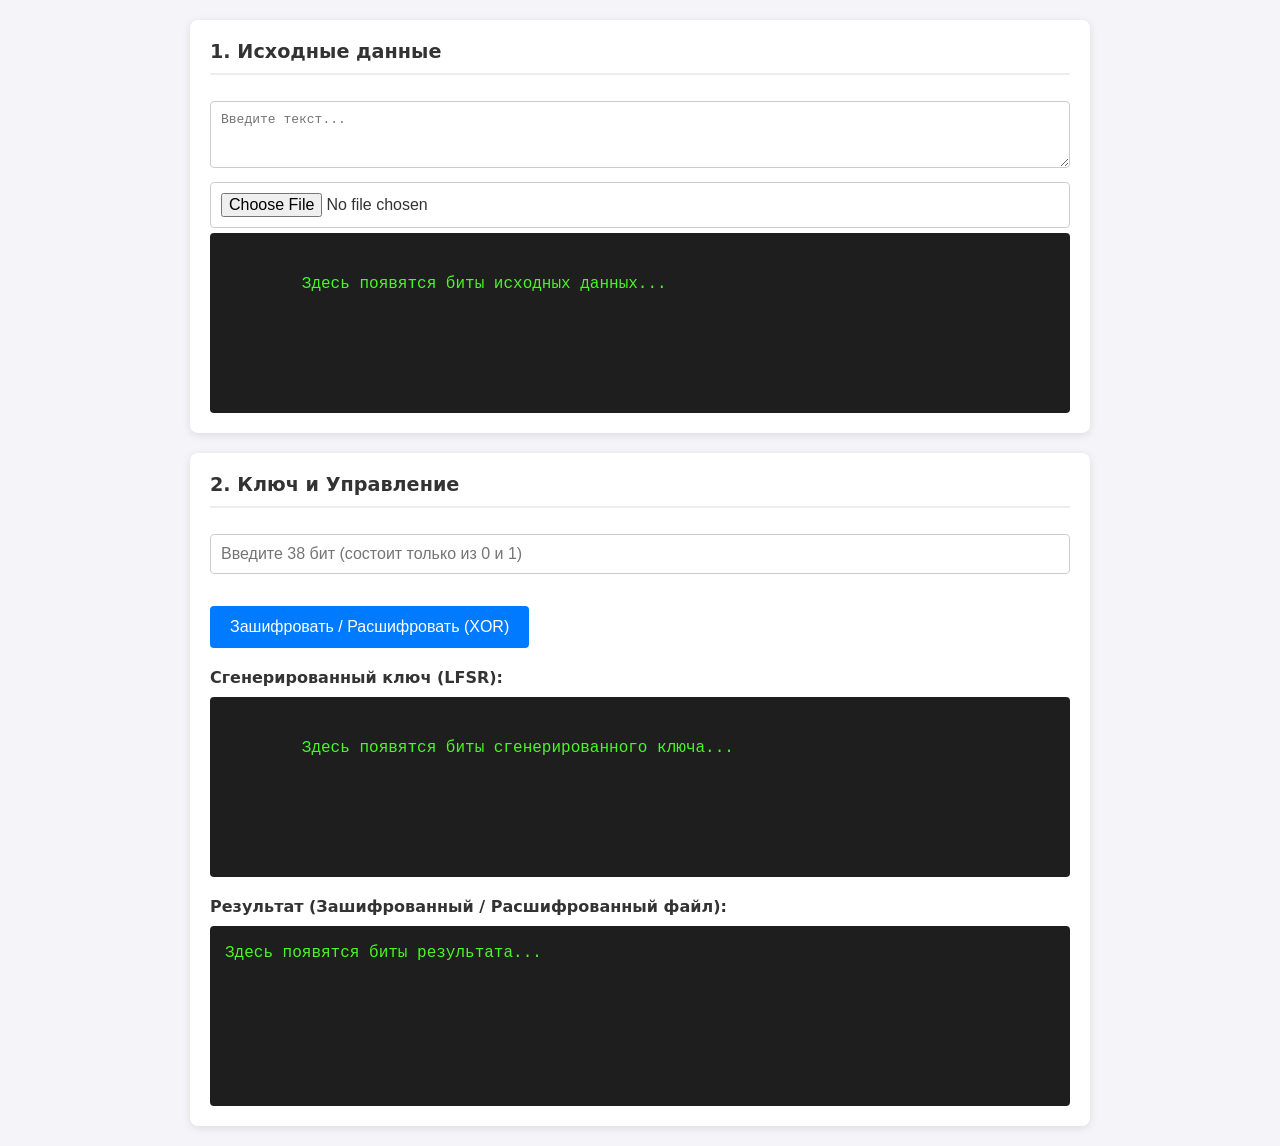
<file: lab2/index.html>
<!doctype html>
<html lang="ru">
  <head>
    <meta charset="UTF-8" />
    <meta name="viewport" content="width=device-width, initial-scale=1.0" />
    <link rel="stylesheet" href="styles.css" />
    <title>LFSR Шифрование и Дешифрование</title>
  </head>
  <body>
    <div class="container">
      <h2>1. Исходные данные</h2>
      <textarea
        id="textInput"
        rows="3"
        placeholder="Введите текст..."></textarea>
      <input type="file" id="fileInput" />
      <div id="output" class="output-box">
        Здесь появятся биты исходных данных...
      </div>
    </div>

    <div class="container">
      <h2>2. Ключ и Управление</h2>
      <input
        type="text"
        id="keyInput"
        placeholder="Введите 38 бит (состоит только из 0 и 1)"
        maxlength="38" />
      <div id="registerError" class="error"></div>

      <button id="generateKeyButton">Зашифровать / Расшифровать (XOR)</button>
      <button id="downloadButton">Скачать результат</button>

      <h3>Сгенерированный ключ (LFSR):</h3>
      <div id="lfsrKeyOutput" class="output-box">
        Здесь появятся биты сгенерированного ключа...
      </div>

      <h3>Результат (Зашифрованный / Расшифрованный файл):</h3>
      <div id="key" class="output-box">Здесь появятся биты результата...</div>
    </div>
    <script src="script.js"></script>
  </body>
</html>
</file>
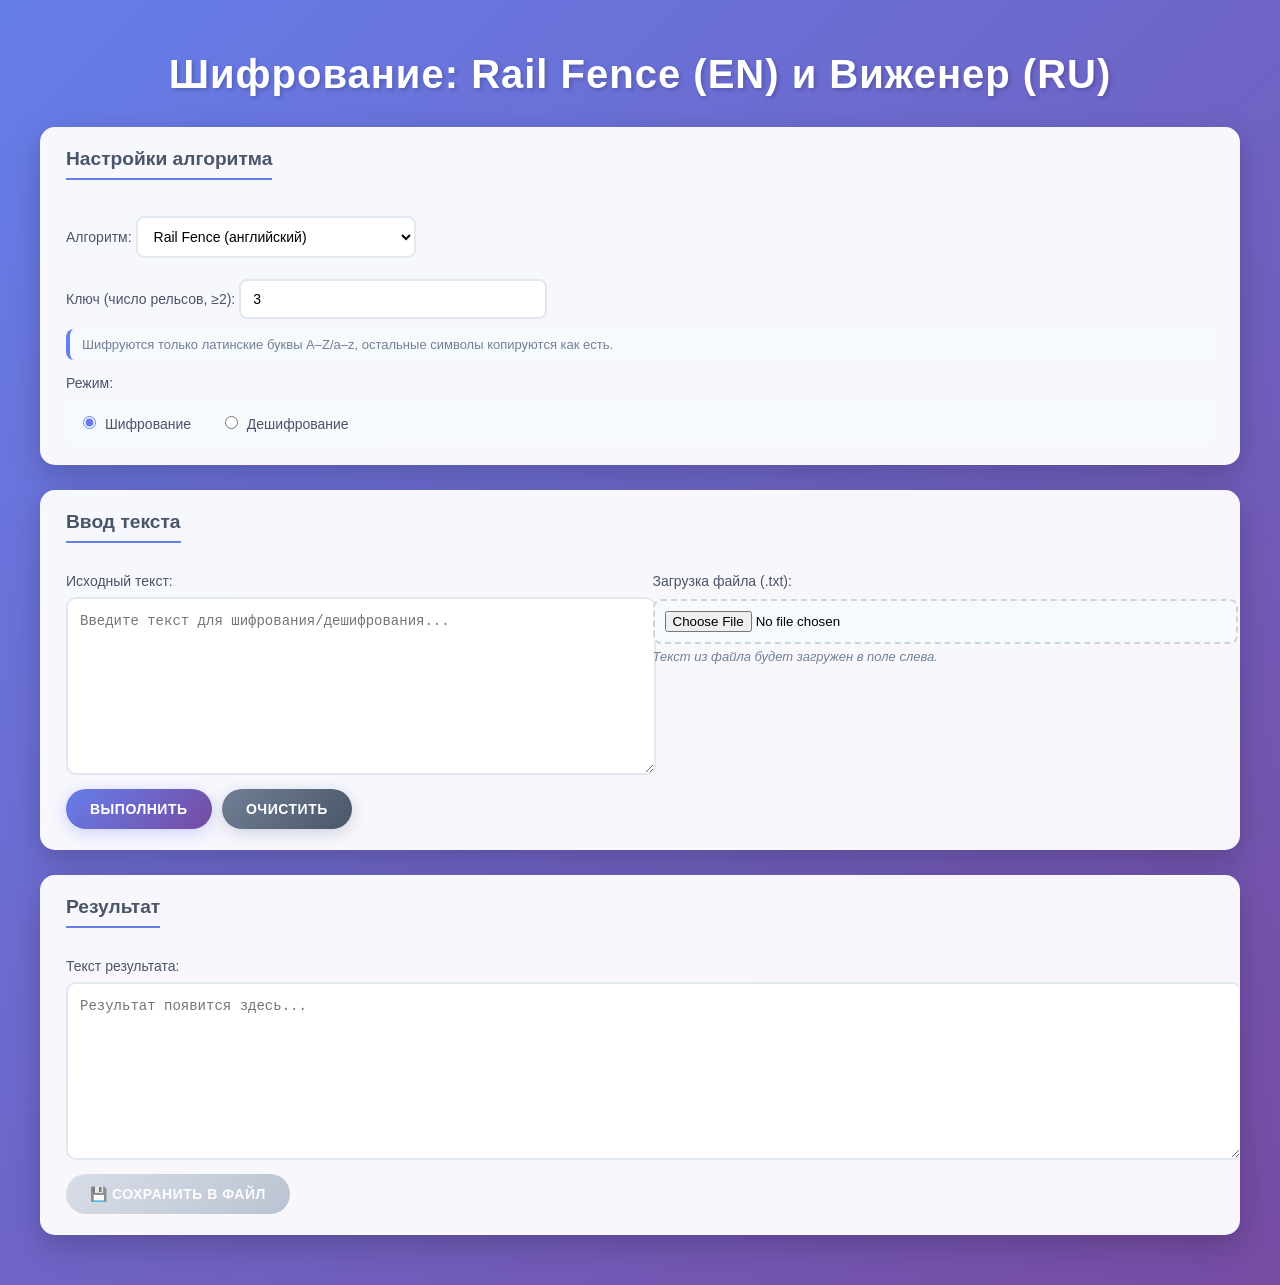
<file: laba1/index.html>
<!DOCTYPE html>
<html lang="ru">
<head>
    <meta charset="UTF-8">
    <title>Шифратор: Rail Fence и Виженер</title>
    <link rel="stylesheet" href="style.css">
    <script src="script.js" defer></script>
</head>
<body>
<h1>Шифрование: Rail Fence (EN) и Виженер (RU)</h1>

<div class="panel">
    <div class="panel-header">Настройки алгоритма</div>

    <label>Алгоритм:
        <select id="algorithm">
            <option value="rail">Rail Fence (английский)</option>
            <option value="vigenere">Виженер (русский)</option>
        </select>
    </label>

    <div id="rail-settings">
        <label>Ключ (число рельсов, ≥2):
            <input type="number" id="rails" min="2" value="3">
        </label>
        <div class="hint">Шифруются только латинские буквы A–Z/a–z, остальные символы копируются как есть.</div>
    </div>

    <div id="vig-settings" style="display:none;">
        <label>Ключ (слово на русском):
            <input type="text" id="vigKey" placeholder="например: КЛЮЧ">
        </label>
        <div class="hint">Алфавит: А–Я с Ё. Цифры и латиница игнорируются.</div>
    </div>

    <label>Режим:
        <div class="radio-group">
            <label><input type="radio" name="mode" value="encrypt" checked> Шифрование</label>
            <label><input type="radio" name="mode" value="decrypt"> Дешифрование</label>
        </div>
    </label>
</div>

<div class="panel">
    <div class="panel-header">Ввод текста</div>
    <div class="row">
        <div class="col">
            <label>Исходный текст:</label>
            <textarea id="inputText" placeholder="Введите текст для шифрования/дешифрования..."></textarea>
            <button class="btn" id="processBtn">Выполнить</button>
            <button class="btn secondary" id="clearBtn">Очистить</button>
        </div>
        <div class="col">
            <label>Загрузка файла (.txt):</label>
            <input type="file" id="fileInput" accept=".txt">
            <div class="small">Текст из файла будет загружен в поле слева.</div>
        </div>
    </div>
</div>

<div class="panel">
    <div class="panel-header">Результат</div>

    <div class="fence-label" id="fenceLabel" style="display:none;">
         Визуализация изгороди:
    </div>
    <div id="fenceView" style="display:none;"></div>

    <div class="vigenere-label" id="vigenereLabel" style="display:none;">
        Таблица Виженера:
    </div>
    <div id="vigenereView" style="display:none;"></div>

    <label style="margin-top:15px;">Текст результата:</label>
    <textarea id="outputText" readonly placeholder="Результат появится здесь..."></textarea>
    <button class="btn" id="saveBtn" disabled>💾 Сохранить в файл</button>
</div>
</body>
</html>
</file>
<file: lab2/styles.css>
body {
  font-family: system-ui, sans-serif;
  max-width: 900px;
  margin: 20px auto;
  padding: 0 20px;
  background: #f4f4f9;
  color: #333;
}
.container {
  background: #fff;
  padding: 20px;
  border-radius: 8px;
  box-shadow: 0 2px 8px rgba(0, 0, 0, 0.1);
  margin-bottom: 20px;
}
h2 {
  margin-top: 0;
  font-size: 1.2em;
  border-bottom: 2px solid #eee;
  padding-bottom: 10px;
}
h3 {
  font-size: 1em;
  margin-top: 20px;
  margin-bottom: 10px;
}
textarea,
input[type="text"],
input[type="file"] {
  width: 100%;
  padding: 10px;
  margin-top: 10px;
  border: 1px solid #ccc;
  border-radius: 4px;
  box-sizing: border-box;
  font-size: 1em;
}
input.invalid {
  border-color: red;
}
.error {
  color: red;
  font-size: 0.9em;
  margin-top: 5px;
  min-height: 1.2em;
}
button {
  background: #007bff;
  color: white;
  border: none;
  padding: 12px 20px;
  border-radius: 4px;
  cursor: pointer;
  margin-top: 10px;
  font-size: 1em;
  transition: background 0.2s;
}
button:hover {
  background: #0056b3;
}
#downloadButton {
  background: #28a745;
  margin-left: 10px;
  display: none;
}
#downloadButton:hover {
  background: #218838;
}
.output-box {
  background: #1e1e1e;
  color: #4af626;
  font-family: "Courier New", monospace;
  padding: 15px;
  border-radius: 4px;
  word-wrap: break-word;
  white-space: pre-wrap;
  height: 150px;
  overflow-y: auto;
  line-height: 1.5;
  margin-top: 5px;
}
</file>
<file: laba1/style.css>
body {
    font-family: 'Segoe UI', Tahoma, Geneva, Verdana, sans-serif;
    max-width: 1200px;
    margin: 0 auto;
    padding: 25px;
    background: linear-gradient(135deg, #667eea 0%, #764ba2 100%);
    min-height: 100vh;
}

h1 {
    text-align: center;
    color: white;
    text-shadow: 2px 2px 4px rgba(0,0,0,0.2);
    font-size: 2.5em;
    margin-bottom: 30px;
    letter-spacing: 1px;
}

.panel {
    background: rgba(255, 255, 255, 0.95);
    padding: 20px 25px;
    margin-bottom: 25px;
    border-radius: 15px;
    box-shadow: 0 10px 30px rgba(0,0,0,0.2);
    backdrop-filter: blur(10px);
    border: 1px solid rgba(255,255,255,0.2);
    transition: transform 0.3s ease;
}

.panel:hover {
    transform: translateY(-2px);
    box-shadow: 0 15px 35px rgba(0,0,0,0.25);
}

.panel-header {
    font-weight: 600;
    margin-bottom: 15px;
    color: #4a5568;
    font-size: 1.2em;
    border-bottom: 2px solid #667eea;
    padding-bottom: 8px;
    display: inline-block;
}

label {
    display: block;
    margin-top: 15px;
    font-size: 14px;
    color: #4a5568;
    font-weight: 500;
}

select, input[type="text"], input[type="number"] {
    padding: 10px 12px;
    margin-top: 6px;
    width: 280px;
    max-width: 100%;
    border: 2px solid #e2e8f0;
    border-radius: 8px;
    font-size: 14px;
    transition: all 0.3s ease;
    background-color: white;
}

select:focus, input[type="text"]:focus, input[type="number"]:focus {
    outline: none;
    border-color: #667eea;
    box-shadow: 0 0 0 3px rgba(102, 126, 234, 0.1);
}

textarea {
    width: 100%;
    min-height: 150px;
    margin-top: 8px;
    padding: 12px;
    resize: vertical;
    font-family: 'Courier New', Courier, monospace;
    border: 2px solid #e2e8f0;
    border-radius: 10px;
    font-size: 14px;
    line-height: 1.5;
    transition: all 0.3s ease;
}

textarea:focus {
    outline: none;
    border-color: #667eea;
    box-shadow: 0 0 0 3px rgba(102, 126, 234, 0.1);
}

#fenceView, #vigenereView {
    white-space: pre;
    font-family: 'Courier New', Courier, monospace;
    border: 3px solid #667eea;
    padding: 15px;
    min-height: 100px;
    margin-top: 10px;
    background: linear-gradient(135deg, #f8f9ff 0%, #ffffff 100%);
    border-radius: 12px;
    font-size: 16px;
    line-height: 1.6;
    box-shadow: inset 0 2px 5px rgba(0,0,0,0.05);
    color: #2d3748;
    font-weight: 500;
    letter-spacing: 0.5px;
}

.row {
    display: flex;
    flex-wrap: wrap;
    gap: 25px;
}

.col {
    flex: 1 1 350px;
    min-width: 300px;
}

.btn {
    display: inline-block;
    padding: 12px 24px;
    margin: 10px 6px 0 0;
    border: none;
    border-radius: 50px;
    background: linear-gradient(135deg, #667eea 0%, #764ba2 100%);
    color: #fff;
    cursor: pointer;
    font-size: 14px;
    font-weight: 600;
    text-transform: uppercase;
    letter-spacing: 0.5px;
    transition: all 0.3s ease;
    box-shadow: 0 4px 15px rgba(102, 126, 234, 0.3);
}

.btn:hover {
    transform: translateY(-2px);
    box-shadow: 0 6px 20px rgba(102, 126, 234, 0.4);
}

.btn:active {
    transform: translateY(0);
}

.btn.secondary {
    background: linear-gradient(135deg, #718096 0%, #4a5568 100%);
    box-shadow: 0 4px 15px rgba(113, 128, 150, 0.3);
}

.btn:disabled {
    background: linear-gradient(135deg, #cbd5e0 0%, #a0aec0 100%);
    transform: none;
    box-shadow: none;
    cursor: not-allowed;
    opacity: 0.7;
}

.small {
    font-size: 13px;
    color: #718096;
    margin-top: 5px;
    font-style: italic;
}

input[type="file"] {
    margin-top: 10px;
    padding: 10px;
    background: #f7fafc;
    border-radius: 8px;
    border: 2px dashed #cbd5e0;
    width: 100%;
    cursor: pointer;
}

input[type="file"]:hover {
    border-color: #667eea;
}

.radio-group {
    margin-top: 10px;
    background: #f7fafc;
    padding: 12px;
    border-radius: 10px;
}

.radio-group label {
    display: inline-block;
    margin-right: 25px;
    margin-top: 0;
    color: #4a5568;
    cursor: pointer;
}

.radio-group input[type="radio"] {
    margin-right: 5px;
    cursor: pointer;
    accent-color: #667eea;
}

.hint {
    font-size: 13px;
    color: #718096;
    background: #f7fafc;
    padding: 8px 12px;
    border-radius: 8px;
    border-left: 4px solid #667eea;
    margin-top: 10px;
}

.fence-label, .vigenere-label {
    font-weight: 600;
    color: #667eea;
    font-size: 0.95em;
    text-transform: uppercase;
    letter-spacing: 0.5px;
}

/* Add some decorative elements */
.panel::before {
    content: '';
    position: absolute;
    top: 0;
    left: 0;
    right: 0;
    height: 5px;
    background: linear-gradient(90deg, #667eea, #764ba2);
    border-radius: 15px 15px 0 0;
    opacity: 0;
    transition: opacity 0.3s ease;
}

.panel {
    position: relative;
    overflow: hidden;
}

.panel:hover::before {
    opacity: 1;
}

/* Custom scrollbar */
::-webkit-scrollbar {
    width: 10px;
    height: 10px;
}

::-webkit-scrollbar-track {
    background: #f1f1f1;
    border-radius: 10px;
}

::-webkit-scrollbar-thumb {
    background: linear-gradient(135deg, #667eea, #764ba2);
    border-radius: 10px;
}

::-webkit-scrollbar-thumb:hover {
    background: linear-gradient(135deg, #5a67d8, #6b46a1);
}

/* Responsive adjustments */
@media (max-width: 768px) {
    body {
        padding: 15px;
    }
    
    h1 {
        font-size: 2em;
    }
    
    .btn {
        display: block;
        width: 100%;
        margin: 10px 0;
    }
    
    .col {
        flex: 1 1 100%;
    }
}
</file>
